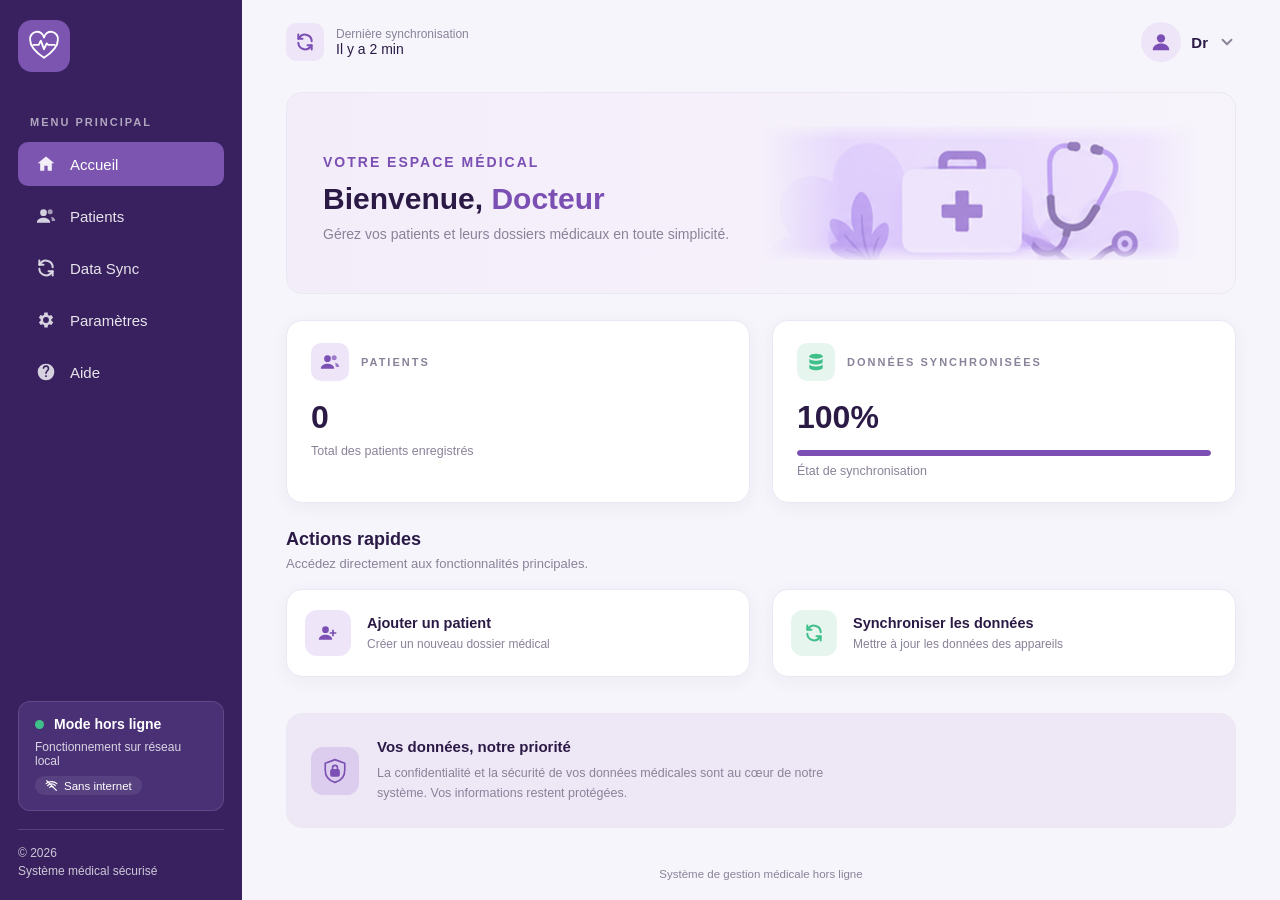
<file: index.html>
<!DOCTYPE html>   
<html lang="fr">
<head>
  <meta charset="UTF-8">
  <meta name="viewport" content="width=device-width, initial-scale=1.0">
  <title>Accueil</title>
  <link rel="stylesheet" href="style.css">
</head>
<body>
<div class="app">

  
  <aside class="sidebar">
    <div class="logo">
      <svg viewBox="0 0 64 64" fill="none" stroke="#fff" stroke-width="3.5" stroke-linecap="round" stroke-linejoin="round">
        <path d="M32 54 C 14 42, 6 32, 6 21 a 13 13 0 0 1 26 -5 a 13 13 0 0 1 26 5 c 0 11 -8 21 -26 33 z"/>
        <path d="M12 30 h10 l4 -8 l6 16 l5 -11 l3 3 h12"/>
      </svg>
    </div>

    <p class="surtitre">Menu principal</p>
    <ul class="menu">
      <li>
        <a href="index.html" class="actif">
          <svg viewBox="0 0 24 24" fill="currentColor"><path d="M12 3 2 11h3v9h5v-6h4v6h5v-9h3z"/></svg>
          Accueil
        </a>
      </li>
      <li>
        <a href="patients.html">
          <svg viewBox="0 0 24 24" fill="currentColor"><circle cx="9" cy="8" r="4"/><path d="M1 20c0-4 4-6 8-6s8 2 8 6z"/><circle cx="17" cy="7" r="3" opacity=".7"/><path d="M18 13c3 .3 5 2 5 5h-4c0-2-.4-3.6-1-5z" opacity=".7"/></svg>
          Patients
        </a>
      </li>
      <li>
        <a href="sync.html">
          <svg viewBox="0 0 24 24" fill="none" stroke="currentColor" stroke-width="2.4" stroke-linecap="round" stroke-linejoin="round"><path d="M20 11a8 8 0 0 0-14.5-4.5L4 8"/><path d="M4 3v5h5"/><path d="M4 13a8 8 0 0 0 14.5 4.5L20 16"/><path d="M20 21v-5h-5"/></svg>
          Data Sync
        </a>
      </li>
      <li>
        <a href="settings.html">
          <svg viewBox="0 0 24 24" fill="currentColor"><path d="M19.4 13a7.5 7.5 0 0 0 0-2l2.1-1.6-2-3.5-2.5 1a7 7 0 0 0-1.7-1L15 3h-4l-.4 2.9a7 7 0 0 0-1.7 1l-2.5-1-2 3.5L6.6 11a7.5 7.5 0 0 0 0 2l-2.1 1.6 2 3.5 2.5-1a7 7 0 0 0 1.7 1L11 21h4l.4-2.9a7 7 0 0 0 1.7-1l2.5 1 2-3.5zM13 15.5a3.5 3.5 0 1 1 0-7 3.5 3.5 0 0 1 0 7z" transform="translate(-1 0)"/></svg>
          Paramètres
        </a>
      </li>
      <li>
        <a href="help.html">
          <svg viewBox="0 0 24 24" fill="currentColor"><path d="M12 2a10 10 0 1 0 0 20 10 10 0 0 0 0-20zm1 16h-2v-2h2zm2.1-7.7-.9.9c-.7.7-1.2 1.3-1.2 2.8h-2v-.5c0-1.1.5-2.1 1.2-2.8l1.2-1.3a2 2 0 1 0-3.4-1.4H8a4 4 0 1 1 7.1 2.3z"/></svg>
          Aide
        </a>
      </li>
    </ul>

    <div class="carte-hors-ligne">
      <div class="titre"><span class="point-vert"></span> Mode hors ligne</div>
      <p>Fonctionnement sur réseau local</p>
      <span class="etiquette">
        <svg width="13" height="13" viewBox="0 0 24 24" fill="none" stroke="currentColor" stroke-width="2.2" stroke-linecap="round"><path d="M2 8.5a15 15 0 0 1 20 0"/><path d="M5 12a10 10 0 0 1 14 0"/><path d="M8.5 15.5a5 5 0 0 1 7 0"/><path d="M3 3l18 18"/></svg>
        Sans internet
      </span>
    </div>

    <div class="pied-menu">
      © 2026<br>
      Système médical sécurisé
    </div>
  </aside>

 
  <main class="principal">
    <header class="barre-haut">
      <div class="statut-synchro">
        <button class="carre-icone" id="bouton-synchro-haut" title="Synchroniser maintenant">
          <svg viewBox="0 0 24 24" fill="none" stroke="currentColor" stroke-width="2.4" stroke-linecap="round" stroke-linejoin="round"><path d="M20 11a8 8 0 0 0-14.5-4.5L4 8"/><path d="M4 3v5h5"/><path d="M4 13a8 8 0 0 0 14.5 4.5L20 16"/><path d="M20 21v-5h-5"/></svg>
        </button>
        <div>
          <div class="libelle">Dernière synchronisation</div>
          <div class="valeur" id="derniere-synchro">—</div>
        </div>
      </div>

      <div class="compte" id="compte">
        <button class="compte-bouton" id="compte-bouton">
          <span class="avatar">
            <svg width="22" height="22" viewBox="0 0 24 24" fill="currentColor"><circle cx="12" cy="8" r="4.5"/><path d="M3 21c0-5 4-7.5 9-7.5s9 2.5 9 7.5z"/></svg>
          </span>
          <span id="titre-compte">Dr</span>
          <svg class="fleche" width="18" height="18" viewBox="0 0 24 24" fill="none" stroke="currentColor" stroke-width="2.5" stroke-linecap="round" stroke-linejoin="round"><path d="M6 9l6 6 6-6"/></svg>
        </button>
        <div class="menu-deroulant">
          <a href="login.html">
            <svg width="18" height="18" viewBox="0 0 24 24" fill="none" stroke="currentColor" stroke-width="2.2" stroke-linecap="round" stroke-linejoin="round"><path d="M15 4h4a1 1 0 0 1 1 1v14a1 1 0 0 1-1 1h-4"/><path d="M10 17l-5-5 5-5"/><path d="M5 12h11"/></svg>
            Se déconnecter
          </a>
        </div>
      </div>
    </header>

    <section class="bienvenue">
      <div>
        <p class="surtitre">Votre espace médical</p>
        <h2>Bienvenue, <span id="nom-accueil">Docteur</span></h2>
        <p>Gérez vos patients et leurs dossiers médicaux en toute simplicité.</p>
      </div>
      <img src="illustration.png" alt="Trousse médicale et stéthoscope">
    </section>

    <section class="deux-colonnes">
      <div class="carte stat">
        <div class="entete">
          <span class="carre-icone">
            <svg viewBox="0 0 24 24" fill="currentColor"><circle cx="9" cy="8" r="4"/><path d="M1 20c0-4 4-6 8-6s8 2 8 6z"/><circle cx="17" cy="7" r="3" opacity=".7"/><path d="M18 13c3 .3 5 2 5 5h-4c0-2-.4-3.6-1-5z" opacity=".7"/></svg>
          </span>
          <span class="surtitre">Patients</span>
        </div>
        <div class="valeur" id="total-patients">0</div>
        <div class="libelle">Total des patients enregistrés</div>
      </div>

      <div class="carte stat">
        <div class="entete">
          <span class="carre-icone icone-vert">
            <svg viewBox="0 0 24 24" fill="currentColor"><ellipse cx="12" cy="5" rx="8" ry="3"/><path d="M4 7.5c0 1.7 3.6 3 8 3s8-1.3 8-3V12c0 1.7-3.6 3-8 3s-8-1.3-8-3z"/><path d="M4 14.5c0 1.7 3.6 3 8 3s8-1.3 8-3V19c0 1.7-3.6 3-8 3s-8-1.3-8-3z"/></svg>
          </span>
          <span class="surtitre">Données synchronisées</span>
        </div>
        <div class="valeur"><span id="pourcentage-synchro">100</span>%</div>
        <div class="barre-progression"><div id="barre-synchro" style="width: 100%"></div></div>
        <div class="libelle">État de synchronisation</div>
      </div>
    </section>
    <section>
      <div class="titre-section">
        <h3>Actions rapides</h3>
        <p>Accédez directement aux fonctionnalités principales.</p>
      </div>
      <div class="deux-colonnes" style="margin-top: 18px;">
        <a class="carte action" href="add-patient.html">
          <span class="carre-icone">
            <svg viewBox="0 0 24 24" fill="currentColor"><circle cx="9" cy="8" r="4"/><path d="M1 20c0-4 4-6 8-6s8 2 8 6z"/><path d="M19 8v3h3v2h-3v3h-2v-3h-3v-2h3V8z"/></svg>
          </span>
          <span>
            <strong>Ajouter un patient</strong>
            <span class="detail">Créer un nouveau dossier médical</span>
          </span>
        </a>
        <button class="carte action" id="bouton-synchro">
          <span class="carre-icone icone-vert">
            <svg viewBox="0 0 24 24" fill="none" stroke="currentColor" stroke-width="2.4" stroke-linecap="round" stroke-linejoin="round"><path d="M20 11a8 8 0 0 0-14.5-4.5L4 8"/><path d="M4 3v5h5"/><path d="M4 13a8 8 0 0 0 14.5 4.5L20 16"/><path d="M20 21v-5h-5"/></svg>
          </span>
          <span>
            <strong>Synchroniser les données</strong>
            <span class="detail">Mettre à jour les données des appareils</span>
          </span>
        </button>
      </div>
    </section>
    <section class="securite">
      <span class="carre-icone">
        <svg viewBox="0 0 64 64" fill="none" stroke="currentColor" stroke-width="4" stroke-linejoin="round">
          <path d="M32 4 8 13v17c0 15 10 26 24 30 14-4 24-15 24-30V13z"/>
          <rect x="22" y="29" width="20" height="15" rx="3" fill="currentColor"/>
          <path d="M26 29v-5a6 6 0 0 1 12 0v5"/>
        </svg>
      </span>
      <div>
        <h4>Vos données, notre priorité</h4>
        <p>La confidentialité et la sécurité de vos données médicales sont au cœur de notre système. Vos informations restent protégées.</p>
      </div>
    </section>

    <footer class="pied-page">Système de gestion médicale hors ligne</footer>
  </main>
</div>

<script src="script.js"></script>
</body>
</html>
</file>
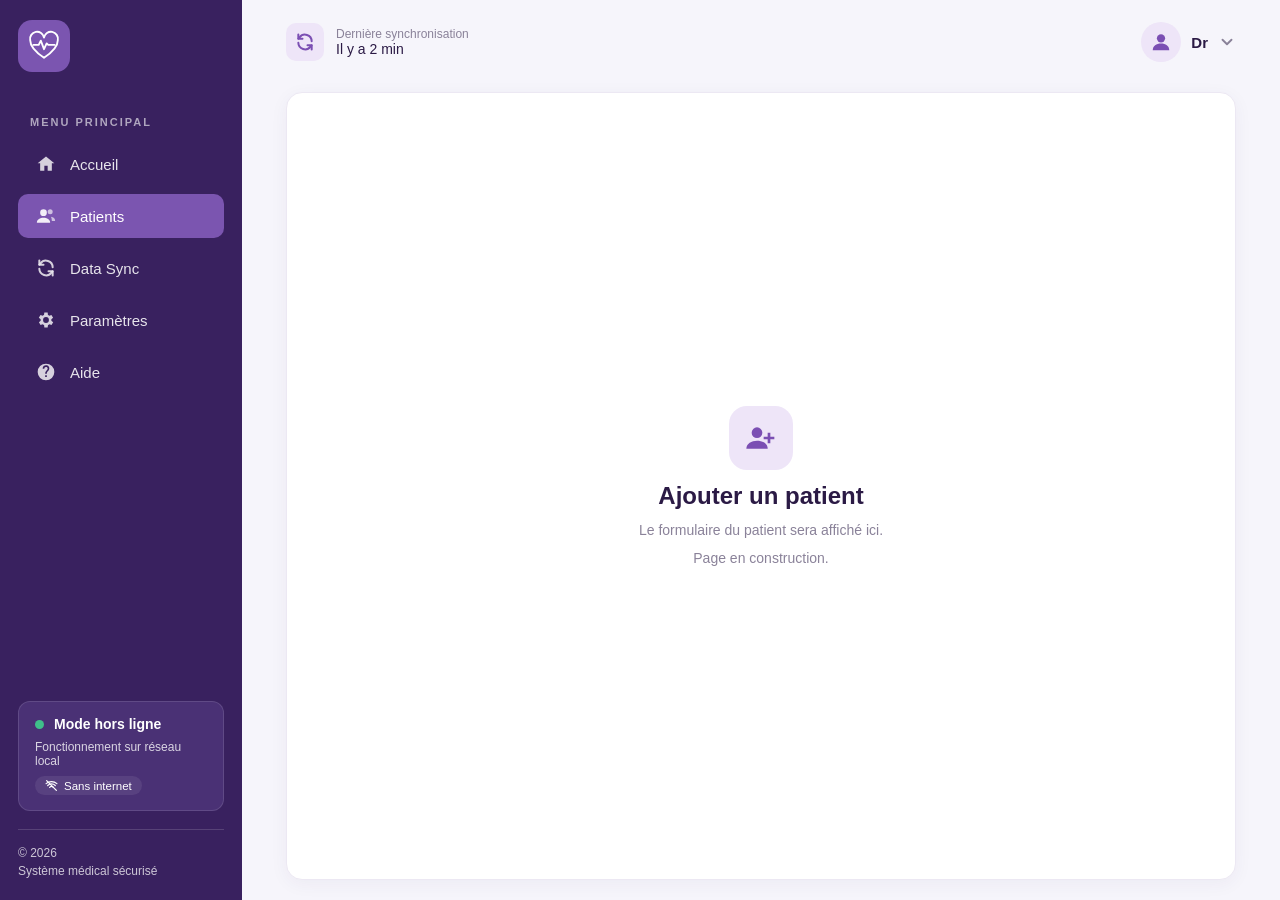
<file: add-patient.html>
<!DOCTYPE html>
<html lang="fr">
<head>
  <meta charset="UTF-8">
  <meta name="viewport" content="width=device-width, initial-scale=1.0">
  <title>Ajouter un patient</title>
  <link rel="stylesheet" href="style.css">
</head>
<body>
<div class="app">

  <aside class="sidebar">
    <div class="logo">
      <svg viewBox="0 0 64 64" fill="none" stroke="#fff" stroke-width="3.5" stroke-linecap="round" stroke-linejoin="round">
        <path d="M32 54 C 14 42, 6 32, 6 21 a 13 13 0 0 1 26 -5 a 13 13 0 0 1 26 5 c 0 11 -8 21 -26 33 z"/>
        <path d="M12 30 h10 l4 -8 l6 16 l5 -11 l3 3 h12"/>
      </svg>
    </div>

    <p class="surtitre">Menu principal</p>
    <ul class="menu">
      <li>
        <a href="index.html">
          <svg viewBox="0 0 24 24" fill="currentColor"><path d="M12 3 2 11h3v9h5v-6h4v6h5v-9h3z"/></svg>
          Accueil
        </a>
      </li>
      <li>
        <a href="patients.html" class="actif">
          <svg viewBox="0 0 24 24" fill="currentColor"><circle cx="9" cy="8" r="4"/><path d="M1 20c0-4 4-6 8-6s8 2 8 6z"/><circle cx="17" cy="7" r="3" opacity=".7"/><path d="M18 13c3 .3 5 2 5 5h-4c0-2-.4-3.6-1-5z" opacity=".7"/></svg>
          Patients
        </a>
      </li>
      <li>
        <a href="sync.html">
          <svg viewBox="0 0 24 24" fill="none" stroke="currentColor" stroke-width="2.4" stroke-linecap="round" stroke-linejoin="round"><path d="M20 11a8 8 0 0 0-14.5-4.5L4 8"/><path d="M4 3v5h5"/><path d="M4 13a8 8 0 0 0 14.5 4.5L20 16"/><path d="M20 21v-5h-5"/></svg>
          Data Sync
        </a>
      </li>
      <li>
        <a href="settings.html">
          <svg viewBox="0 0 24 24" fill="currentColor"><path d="M19.4 13a7.5 7.5 0 0 0 0-2l2.1-1.6-2-3.5-2.5 1a7 7 0 0 0-1.7-1L15 3h-4l-.4 2.9a7 7 0 0 0-1.7 1l-2.5-1-2 3.5L6.6 11a7.5 7.5 0 0 0 0 2l-2.1 1.6 2 3.5 2.5-1a7 7 0 0 0 1.7 1L11 21h4l.4-2.9a7 7 0 0 0 1.7-1l2.5 1 2-3.5zM13 15.5a3.5 3.5 0 1 1 0-7 3.5 3.5 0 0 1 0 7z" transform="translate(-1 0)"/></svg>
          Paramètres
        </a>
      </li>
      <li>
        <a href="help.html">
          <svg viewBox="0 0 24 24" fill="currentColor"><path d="M12 2a10 10 0 1 0 0 20 10 10 0 0 0 0-20zm1 16h-2v-2h2zm2.1-7.7-.9.9c-.7.7-1.2 1.3-1.2 2.8h-2v-.5c0-1.1.5-2.1 1.2-2.8l1.2-1.3a2 2 0 1 0-3.4-1.4H8a4 4 0 1 1 7.1 2.3z"/></svg>
          Aide
        </a>
      </li>
    </ul>

    <div class="carte-hors-ligne">
      <div class="titre"><span class="point-vert"></span> Mode hors ligne</div>
      <p>Fonctionnement sur réseau local</p>
      <span class="etiquette">
        <svg width="13" height="13" viewBox="0 0 24 24" fill="none" stroke="currentColor" stroke-width="2.2" stroke-linecap="round"><path d="M2 8.5a15 15 0 0 1 20 0"/><path d="M5 12a10 10 0 0 1 14 0"/><path d="M8.5 15.5a5 5 0 0 1 7 0"/><path d="M3 3l18 18"/></svg>
        Sans internet
      </span>
    </div>

    <div class="pied-menu">
      © 2026<br>
      Système médical sécurisé
    </div>
  </aside>

  <main class="principal">

    <header class="barre-haut">
      <div class="statut-synchro">
        <button class="carre-icone" id="bouton-synchro-haut" title="Synchroniser maintenant">
          <svg viewBox="0 0 24 24" fill="none" stroke="currentColor" stroke-width="2.4" stroke-linecap="round" stroke-linejoin="round"><path d="M20 11a8 8 0 0 0-14.5-4.5L4 8"/><path d="M4 3v5h5"/><path d="M4 13a8 8 0 0 0 14.5 4.5L20 16"/><path d="M20 21v-5h-5"/></svg>
        </button>
        <div>
          <div class="libelle">Dernière synchronisation</div>
          <div class="valeur" id="derniere-synchro">—</div>
        </div>
      </div>

      <div class="compte" id="compte">
        <button class="compte-bouton" id="compte-bouton">
          <span class="avatar">
            <svg width="22" height="22" viewBox="0 0 24 24" fill="currentColor"><circle cx="12" cy="8" r="4.5"/><path d="M3 21c0-5 4-7.5 9-7.5s9 2.5 9 7.5z"/></svg>
          </span>
          <span id="titre-compte">Dr</span>
          <svg class="fleche" width="18" height="18" viewBox="0 0 24 24" fill="none" stroke="currentColor" stroke-width="2.5" stroke-linecap="round" stroke-linejoin="round"><path d="M6 9l6 6 6-6"/></svg>
        </button>
        <div class="menu-deroulant">
          <a href="login.html">
            <svg width="18" height="18" viewBox="0 0 24 24" fill="none" stroke="currentColor" stroke-width="2.2" stroke-linecap="round" stroke-linejoin="round"><path d="M15 4h4a1 1 0 0 1 1 1v14a1 1 0 0 1-1 1h-4"/><path d="M10 17l-5-5 5-5"/><path d="M5 12h11"/></svg>
            Se déconnecter
          </a>
        </div>
      </div>
    </header>

  
    <section class="carte page-vide">
      <span class="carre-icone"><svg viewBox="0 0 24 24" fill="currentColor"><circle cx="9" cy="8" r="4"/><path d="M1 20c0-4 4-6 8-6s8 2 8 6z"/><path d="M19 8v3h3v2h-3v3h-2v-3h-3v-2h3V8z"/></svg></span>
      <h2>Ajouter un patient</h2>
      <p>Le formulaire du patient sera affiché ici.</p>
      <p>Page en construction.</p>
    </section>

  </main>
</div>

<script src="script.js"></script>
</body>
</html>
</file>
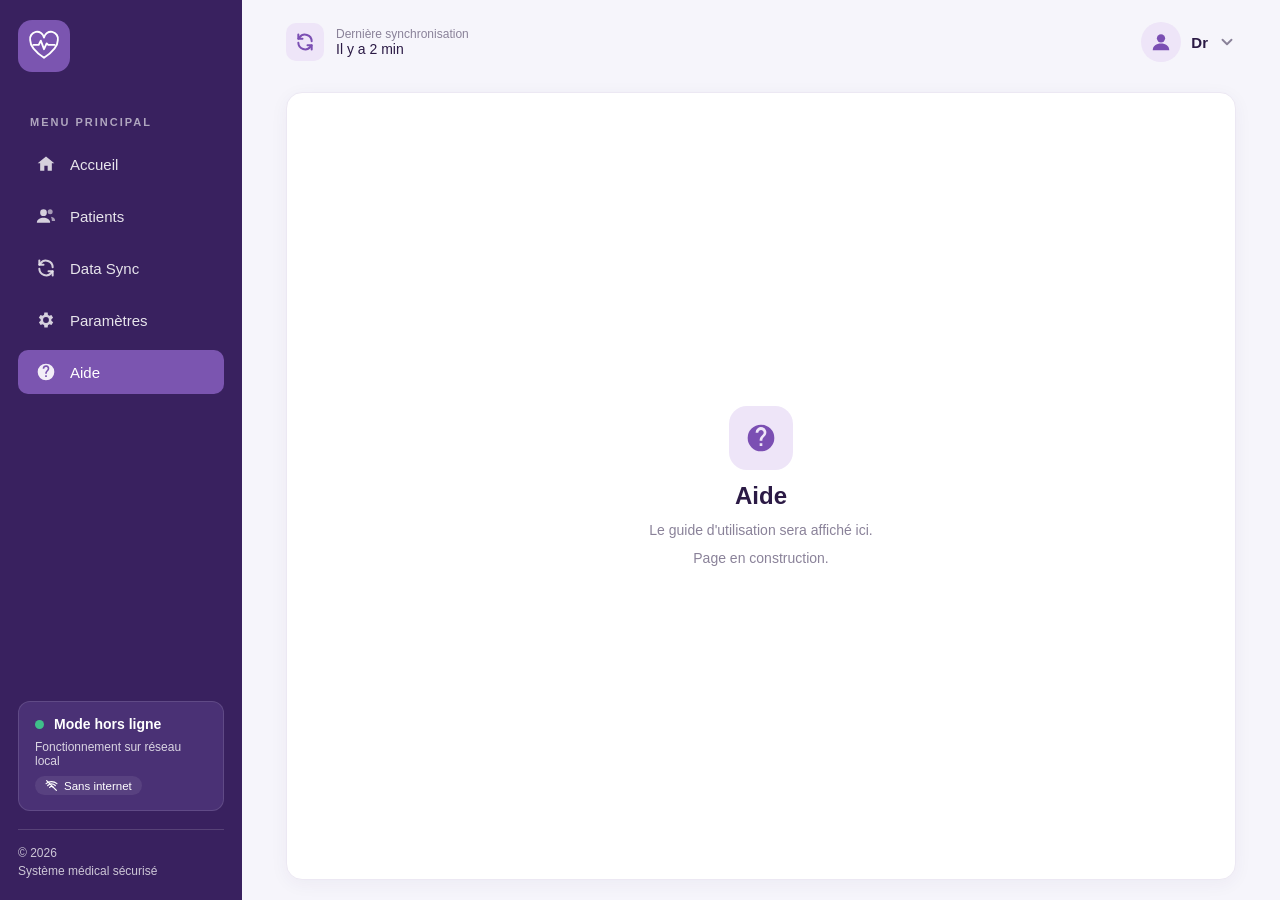
<file: help.html>
<!DOCTYPE html>
<html lang="fr">
<head>
  <meta charset="UTF-8">
  <meta name="viewport" content="width=device-width, initial-scale=1.0">
  <title>Aide</title>
  <link rel="stylesheet" href="style.css">
</head>
<body>
<div class="app">

  <aside class="sidebar">
    <div class="logo">
      <svg viewBox="0 0 64 64" fill="none" stroke="#fff" stroke-width="3.5" stroke-linecap="round" stroke-linejoin="round">
        <path d="M32 54 C 14 42, 6 32, 6 21 a 13 13 0 0 1 26 -5 a 13 13 0 0 1 26 5 c 0 11 -8 21 -26 33 z"/>
        <path d="M12 30 h10 l4 -8 l6 16 l5 -11 l3 3 h12"/>
      </svg>
    </div>

    <p class="surtitre">Menu principal</p>
    <ul class="menu">
      <li>
        <a href="index.html">
          <svg viewBox="0 0 24 24" fill="currentColor"><path d="M12 3 2 11h3v9h5v-6h4v6h5v-9h3z"/></svg>
          Accueil
        </a>
      </li>
      <li>
        <a href="patients.html">
          <svg viewBox="0 0 24 24" fill="currentColor"><circle cx="9" cy="8" r="4"/><path d="M1 20c0-4 4-6 8-6s8 2 8 6z"/><circle cx="17" cy="7" r="3" opacity=".7"/><path d="M18 13c3 .3 5 2 5 5h-4c0-2-.4-3.6-1-5z" opacity=".7"/></svg>
          Patients
        </a>
      </li>
      <li>
        <a href="sync.html">
          <svg viewBox="0 0 24 24" fill="none" stroke="currentColor" stroke-width="2.4" stroke-linecap="round" stroke-linejoin="round"><path d="M20 11a8 8 0 0 0-14.5-4.5L4 8"/><path d="M4 3v5h5"/><path d="M4 13a8 8 0 0 0 14.5 4.5L20 16"/><path d="M20 21v-5h-5"/></svg>
          Data Sync
        </a>
      </li>
      <li>
        <a href="settings.html">
          <svg viewBox="0 0 24 24" fill="currentColor"><path d="M19.4 13a7.5 7.5 0 0 0 0-2l2.1-1.6-2-3.5-2.5 1a7 7 0 0 0-1.7-1L15 3h-4l-.4 2.9a7 7 0 0 0-1.7 1l-2.5-1-2 3.5L6.6 11a7.5 7.5 0 0 0 0 2l-2.1 1.6 2 3.5 2.5-1a7 7 0 0 0 1.7 1L11 21h4l.4-2.9a7 7 0 0 0 1.7-1l2.5 1 2-3.5zM13 15.5a3.5 3.5 0 1 1 0-7 3.5 3.5 0 0 1 0 7z" transform="translate(-1 0)"/></svg>
          Paramètres
        </a>
      </li>
      <li>
        <a href="help.html" class="actif">
          <svg viewBox="0 0 24 24" fill="currentColor"><path d="M12 2a10 10 0 1 0 0 20 10 10 0 0 0 0-20zm1 16h-2v-2h2zm2.1-7.7-.9.9c-.7.7-1.2 1.3-1.2 2.8h-2v-.5c0-1.1.5-2.1 1.2-2.8l1.2-1.3a2 2 0 1 0-3.4-1.4H8a4 4 0 1 1 7.1 2.3z"/></svg>
          Aide
        </a>
      </li>
    </ul>

    <div class="carte-hors-ligne">
      <div class="titre"><span class="point-vert"></span> Mode hors ligne</div>
      <p>Fonctionnement sur réseau local</p>
      <span class="etiquette">
        <svg width="13" height="13" viewBox="0 0 24 24" fill="none" stroke="currentColor" stroke-width="2.2" stroke-linecap="round"><path d="M2 8.5a15 15 0 0 1 20 0"/><path d="M5 12a10 10 0 0 1 14 0"/><path d="M8.5 15.5a5 5 0 0 1 7 0"/><path d="M3 3l18 18"/></svg>
        Sans internet
      </span>
    </div>

    <div class="pied-menu">
      © 2026<br>
      Système médical sécurisé
    </div>
  </aside>

  <main class="principal">

    <header class="barre-haut">
      <div class="statut-synchro">
        <button class="carre-icone" id="bouton-synchro-haut" title="Synchroniser maintenant">
          <svg viewBox="0 0 24 24" fill="none" stroke="currentColor" stroke-width="2.4" stroke-linecap="round" stroke-linejoin="round"><path d="M20 11a8 8 0 0 0-14.5-4.5L4 8"/><path d="M4 3v5h5"/><path d="M4 13a8 8 0 0 0 14.5 4.5L20 16"/><path d="M20 21v-5h-5"/></svg>
        </button>
        <div>
          <div class="libelle">Dernière synchronisation</div>
          <div class="valeur" id="derniere-synchro">—</div>
        </div>
      </div>

      <div class="compte" id="compte">
        <button class="compte-bouton" id="compte-bouton">
          <span class="avatar">
            <svg width="22" height="22" viewBox="0 0 24 24" fill="currentColor"><circle cx="12" cy="8" r="4.5"/><path d="M3 21c0-5 4-7.5 9-7.5s9 2.5 9 7.5z"/></svg>
          </span>
          <span id="titre-compte">Dr</span>
          <svg class="fleche" width="18" height="18" viewBox="0 0 24 24" fill="none" stroke="currentColor" stroke-width="2.5" stroke-linecap="round" stroke-linejoin="round"><path d="M6 9l6 6 6-6"/></svg>
        </button>
        <div class="menu-deroulant">
          <a href="login.html">
            <svg width="18" height="18" viewBox="0 0 24 24" fill="none" stroke="currentColor" stroke-width="2.2" stroke-linecap="round" stroke-linejoin="round"><path d="M15 4h4a1 1 0 0 1 1 1v14a1 1 0 0 1-1 1h-4"/><path d="M10 17l-5-5 5-5"/><path d="M5 12h11"/></svg>
            Se déconnecter
          </a>
        </div>
      </div>
    </header>

    <section class="carte page-vide">
      <span class="carre-icone"><svg viewBox="0 0 24 24" fill="currentColor"><path d="M12 2a10 10 0 1 0 0 20 10 10 0 0 0 0-20zm1 16h-2v-2h2zm2.1-7.7-.9.9c-.7.7-1.2 1.3-1.2 2.8h-2v-.5c0-1.1.5-2.1 1.2-2.8l1.2-1.3a2 2 0 1 0-3.4-1.4H8a4 4 0 1 1 7.1 2.3z"/></svg></span>
      <h2>Aide</h2>
      <p>Le guide d'utilisation sera affiché ici.</p>
      <p>Page en construction.</p>
    </section>

  </main>
</div>

<script src="script.js"></script>
</body>
</html>
</file>
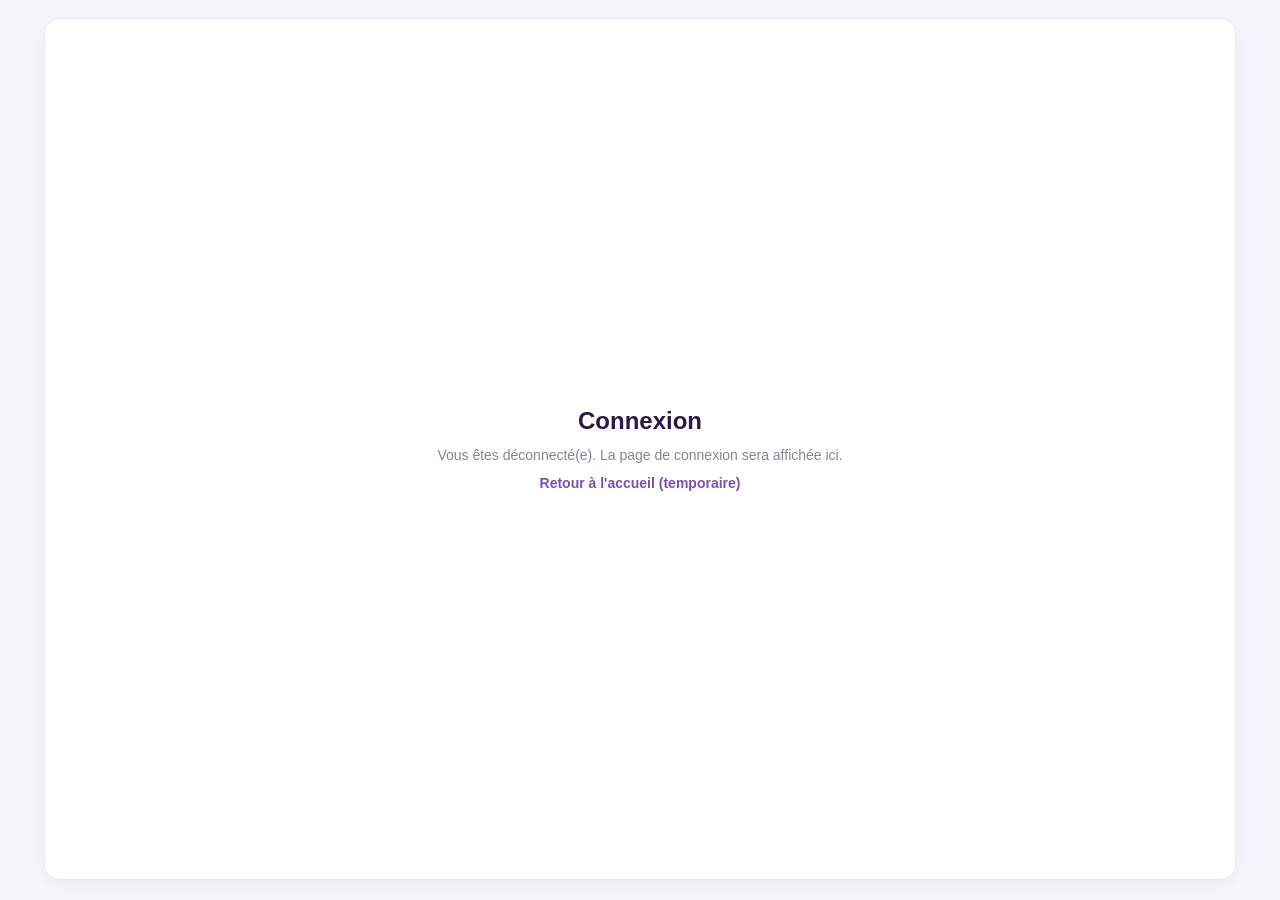
<file: login.html>
<!DOCTYPE html>
<html lang="fr">
<head>
  <meta charset="UTF-8">
  <meta name="viewport" content="width=device-width, initial-scale=1.0">
  <title>Connexion</title>
  <link rel="stylesheet" href="style.css">
</head>
<body>
  <main class="principal" style="min-height:100vh">
    <section class="carte page-vide">
      <h2>Connexion</h2>
      <p>Vous êtes déconnecté(e). La page de connexion sera affichée ici.</p>
      <p><a href="index.html" style="color:var(--violet);font-weight:600">Retour à l'accueil (temporaire)</a></p>
    </section>
  </main>
</body>
</html>
</file>
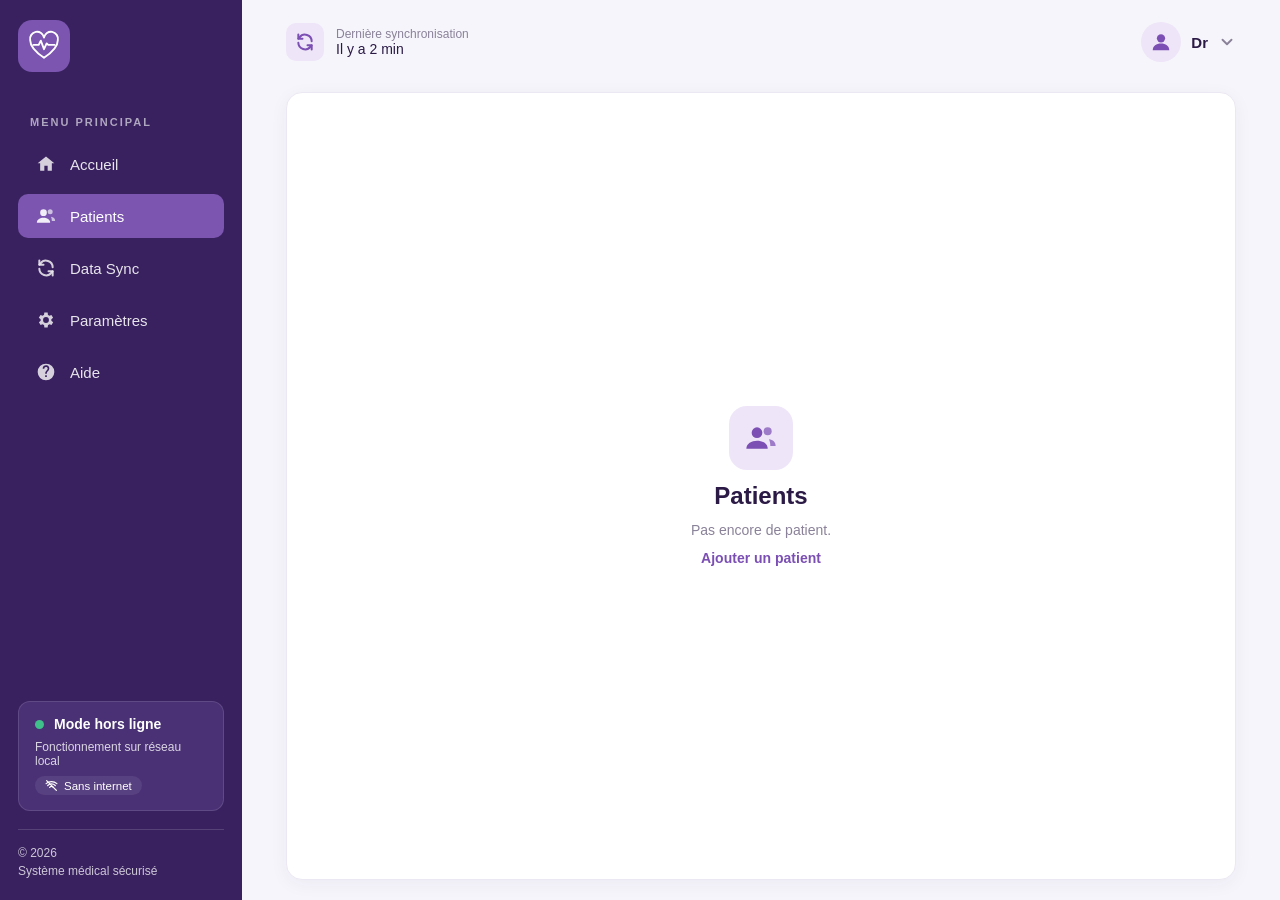
<file: patients.html>
<!DOCTYPE html>
<html lang="fr">
<head>
  <meta charset="UTF-8">
  <meta name="viewport" content="width=device-width, initial-scale=1.0">
  <title>Patients</title>
  <link rel="stylesheet" href="style.css">
</head>
<body>
<div class="app">

  <aside class="sidebar">
    <div class="logo">
      <svg viewBox="0 0 64 64" fill="none" stroke="#fff" stroke-width="3.5" stroke-linecap="round" stroke-linejoin="round">
        <path d="M32 54 C 14 42, 6 32, 6 21 a 13 13 0 0 1 26 -5 a 13 13 0 0 1 26 5 c 0 11 -8 21 -26 33 z"/>
        <path d="M12 30 h10 l4 -8 l6 16 l5 -11 l3 3 h12"/>
      </svg>
    </div>

    <p class="surtitre">Menu principal</p>
    <ul class="menu">
      <li>
        <a href="index.html">
          <svg viewBox="0 0 24 24" fill="currentColor"><path d="M12 3 2 11h3v9h5v-6h4v6h5v-9h3z"/></svg>
          Accueil
        </a>
      </li>
      <li>
        <a href="patients.html" class="actif">
          <svg viewBox="0 0 24 24" fill="currentColor"><circle cx="9" cy="8" r="4"/><path d="M1 20c0-4 4-6 8-6s8 2 8 6z"/><circle cx="17" cy="7" r="3" opacity=".7"/><path d="M18 13c3 .3 5 2 5 5h-4c0-2-.4-3.6-1-5z" opacity=".7"/></svg>
          Patients
        </a>
      </li>
      <li>
        <a href="sync.html">
          <svg viewBox="0 0 24 24" fill="none" stroke="currentColor" stroke-width="2.4" stroke-linecap="round" stroke-linejoin="round"><path d="M20 11a8 8 0 0 0-14.5-4.5L4 8"/><path d="M4 3v5h5"/><path d="M4 13a8 8 0 0 0 14.5 4.5L20 16"/><path d="M20 21v-5h-5"/></svg>
          Data Sync
        </a>
      </li>
      <li>
        <a href="settings.html">
          <svg viewBox="0 0 24 24" fill="currentColor"><path d="M19.4 13a7.5 7.5 0 0 0 0-2l2.1-1.6-2-3.5-2.5 1a7 7 0 0 0-1.7-1L15 3h-4l-.4 2.9a7 7 0 0 0-1.7 1l-2.5-1-2 3.5L6.6 11a7.5 7.5 0 0 0 0 2l-2.1 1.6 2 3.5 2.5-1a7 7 0 0 0 1.7 1L11 21h4l.4-2.9a7 7 0 0 0 1.7-1l2.5 1 2-3.5zM13 15.5a3.5 3.5 0 1 1 0-7 3.5 3.5 0 0 1 0 7z" transform="translate(-1 0)"/></svg>
          Paramètres
        </a>
      </li>
      <li>
        <a href="help.html">
          <svg viewBox="0 0 24 24" fill="currentColor"><path d="M12 2a10 10 0 1 0 0 20 10 10 0 0 0 0-20zm1 16h-2v-2h2zm2.1-7.7-.9.9c-.7.7-1.2 1.3-1.2 2.8h-2v-.5c0-1.1.5-2.1 1.2-2.8l1.2-1.3a2 2 0 1 0-3.4-1.4H8a4 4 0 1 1 7.1 2.3z"/></svg>
          Aide
        </a>
      </li>
    </ul>

    <div class="carte-hors-ligne">
      <div class="titre"><span class="point-vert"></span> Mode hors ligne</div>
      <p>Fonctionnement sur réseau local</p>
      <span class="etiquette">
        <svg width="13" height="13" viewBox="0 0 24 24" fill="none" stroke="currentColor" stroke-width="2.2" stroke-linecap="round"><path d="M2 8.5a15 15 0 0 1 20 0"/><path d="M5 12a10 10 0 0 1 14 0"/><path d="M8.5 15.5a5 5 0 0 1 7 0"/><path d="M3 3l18 18"/></svg>
        Sans internet
      </span>
    </div>

    <div class="pied-menu">
      © 2026<br>
      Système médical sécurisé
    </div>
  </aside>

  <main class="principal">

    <header class="barre-haut">
      <div class="statut-synchro">
        <button class="carre-icone" id="bouton-synchro-haut" title="Synchroniser maintenant">
          <svg viewBox="0 0 24 24" fill="none" stroke="currentColor" stroke-width="2.4" stroke-linecap="round" stroke-linejoin="round"><path d="M20 11a8 8 0 0 0-14.5-4.5L4 8"/><path d="M4 3v5h5"/><path d="M4 13a8 8 0 0 0 14.5 4.5L20 16"/><path d="M20 21v-5h-5"/></svg>
        </button>
        <div>
          <div class="libelle">Dernière synchronisation</div>
          <div class="valeur" id="derniere-synchro">—</div>
        </div>
      </div>

      <div class="compte" id="compte">
        <button class="compte-bouton" id="compte-bouton">
          <span class="avatar">
            <svg width="22" height="22" viewBox="0 0 24 24" fill="currentColor"><circle cx="12" cy="8" r="4.5"/><path d="M3 21c0-5 4-7.5 9-7.5s9 2.5 9 7.5z"/></svg>
          </span>
          <span id="titre-compte">Dr</span>
          <svg class="fleche" width="18" height="18" viewBox="0 0 24 24" fill="none" stroke="currentColor" stroke-width="2.5" stroke-linecap="round" stroke-linejoin="round"><path d="M6 9l6 6 6-6"/></svg>
        </button>
        <div class="menu-deroulant">
          <a href="login.html">
            <svg width="18" height="18" viewBox="0 0 24 24" fill="none" stroke="currentColor" stroke-width="2.2" stroke-linecap="round" stroke-linejoin="round"><path d="M15 4h4a1 1 0 0 1 1 1v14a1 1 0 0 1-1 1h-4"/><path d="M10 17l-5-5 5-5"/><path d="M5 12h11"/></svg>
            Se déconnecter
          </a>
        </div>
      </div>
    </header>

    <section class="carte page-vide">
      <span class="carre-icone"><svg viewBox="0 0 24 24" fill="currentColor"><circle cx="9" cy="8" r="4"/><path d="M1 20c0-4 4-6 8-6s8 2 8 6z"/><circle cx="17" cy="7" r="3" opacity=".7"/><path d="M18 13c3 .3 5 2 5 5h-4c0-2-.4-3.6-1-5z" opacity=".7"/></svg></span>
      <h2>Patients</h2>
      <p>Pas encore de patient.</p>
      <p><a href="add-patient.html" style="color:var(--violet);font-weight:600">Ajouter un patient</a></p>
    </section>

  </main>
</div>

<script src="script.js"></script>
</body>
</html>
</file>
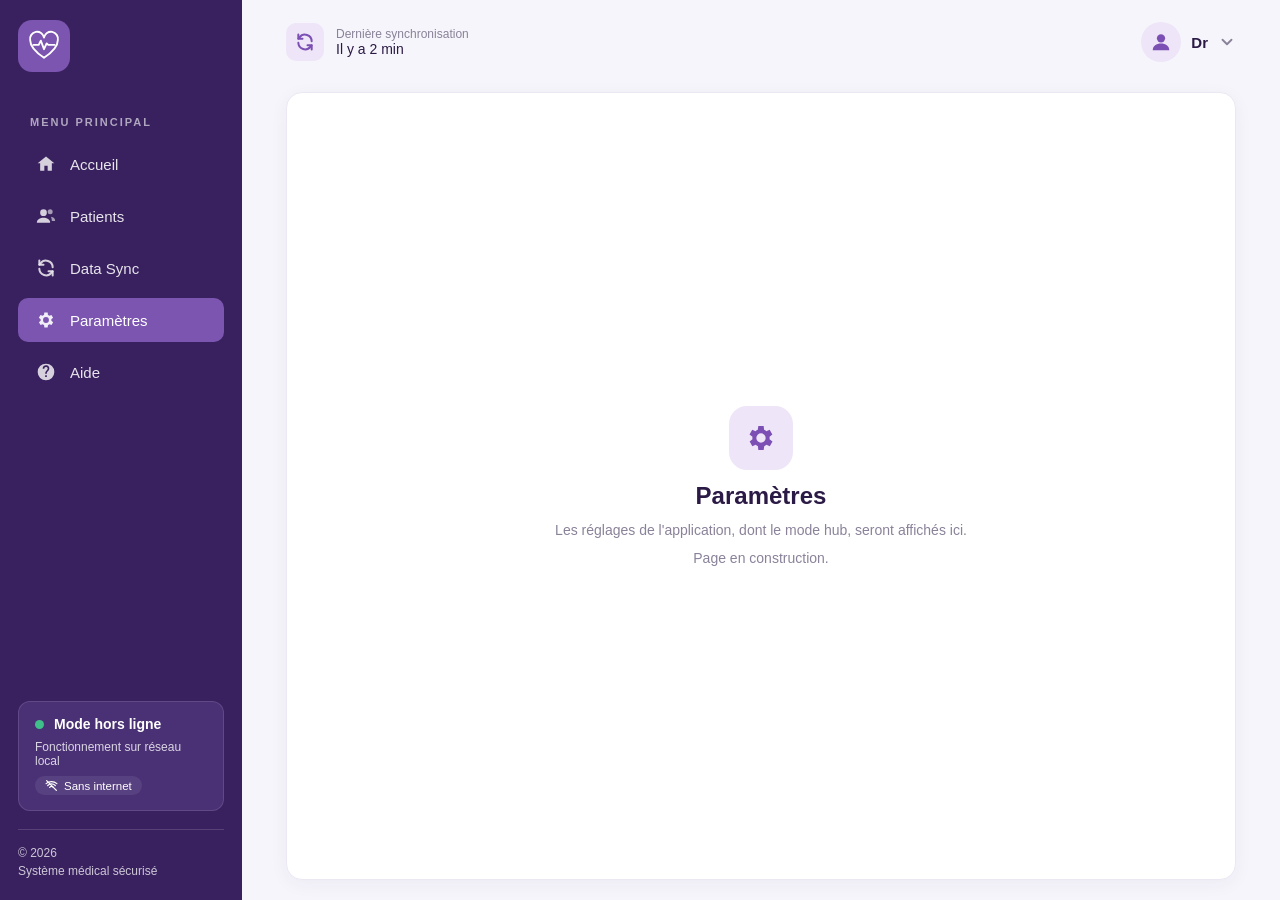
<file: settings.html>
<!DOCTYPE html>
<html lang="fr">
<head>
  <meta charset="UTF-8">
  <meta name="viewport" content="width=device-width, initial-scale=1.0">
  <title>Paramètres</title>
  <link rel="stylesheet" href="style.css">
</head>
<body>
<div class="app">

  <aside class="sidebar">
    <div class="logo">
      <svg viewBox="0 0 64 64" fill="none" stroke="#fff" stroke-width="3.5" stroke-linecap="round" stroke-linejoin="round">
        <path d="M32 54 C 14 42, 6 32, 6 21 a 13 13 0 0 1 26 -5 a 13 13 0 0 1 26 5 c 0 11 -8 21 -26 33 z"/>
        <path d="M12 30 h10 l4 -8 l6 16 l5 -11 l3 3 h12"/>
      </svg>
    </div>

    <p class="surtitre">Menu principal</p>
    <ul class="menu">
      <li>
        <a href="index.html">
          <svg viewBox="0 0 24 24" fill="currentColor"><path d="M12 3 2 11h3v9h5v-6h4v6h5v-9h3z"/></svg>
          Accueil
        </a>
      </li>
      <li>
        <a href="patients.html">
          <svg viewBox="0 0 24 24" fill="currentColor"><circle cx="9" cy="8" r="4"/><path d="M1 20c0-4 4-6 8-6s8 2 8 6z"/><circle cx="17" cy="7" r="3" opacity=".7"/><path d="M18 13c3 .3 5 2 5 5h-4c0-2-.4-3.6-1-5z" opacity=".7"/></svg>
          Patients
        </a>
      </li>
      <li>
        <a href="sync.html">
          <svg viewBox="0 0 24 24" fill="none" stroke="currentColor" stroke-width="2.4" stroke-linecap="round" stroke-linejoin="round"><path d="M20 11a8 8 0 0 0-14.5-4.5L4 8"/><path d="M4 3v5h5"/><path d="M4 13a8 8 0 0 0 14.5 4.5L20 16"/><path d="M20 21v-5h-5"/></svg>
          Data Sync
        </a>
      </li>
      <li>
        <a href="settings.html" class="actif">
          <svg viewBox="0 0 24 24" fill="currentColor"><path d="M19.4 13a7.5 7.5 0 0 0 0-2l2.1-1.6-2-3.5-2.5 1a7 7 0 0 0-1.7-1L15 3h-4l-.4 2.9a7 7 0 0 0-1.7 1l-2.5-1-2 3.5L6.6 11a7.5 7.5 0 0 0 0 2l-2.1 1.6 2 3.5 2.5-1a7 7 0 0 0 1.7 1L11 21h4l.4-2.9a7 7 0 0 0 1.7-1l2.5 1 2-3.5zM13 15.5a3.5 3.5 0 1 1 0-7 3.5 3.5 0 0 1 0 7z" transform="translate(-1 0)"/></svg>
          Paramètres
        </a>
      </li>
      <li>
        <a href="help.html">
          <svg viewBox="0 0 24 24" fill="currentColor"><path d="M12 2a10 10 0 1 0 0 20 10 10 0 0 0 0-20zm1 16h-2v-2h2zm2.1-7.7-.9.9c-.7.7-1.2 1.3-1.2 2.8h-2v-.5c0-1.1.5-2.1 1.2-2.8l1.2-1.3a2 2 0 1 0-3.4-1.4H8a4 4 0 1 1 7.1 2.3z"/></svg>
          Aide
        </a>
      </li>
    </ul>

    <div class="carte-hors-ligne">
      <div class="titre"><span class="point-vert"></span> Mode hors ligne</div>
      <p>Fonctionnement sur réseau local</p>
      <span class="etiquette">
        <svg width="13" height="13" viewBox="0 0 24 24" fill="none" stroke="currentColor" stroke-width="2.2" stroke-linecap="round"><path d="M2 8.5a15 15 0 0 1 20 0"/><path d="M5 12a10 10 0 0 1 14 0"/><path d="M8.5 15.5a5 5 0 0 1 7 0"/><path d="M3 3l18 18"/></svg>
        Sans internet
      </span>
    </div>

    <div class="pied-menu">
      © 2026<br>
      Système médical sécurisé
    </div>
  </aside>

  <main class="principal">

    <header class="barre-haut">
      <div class="statut-synchro">
        <button class="carre-icone" id="bouton-synchro-haut" title="Synchroniser maintenant">
          <svg viewBox="0 0 24 24" fill="none" stroke="currentColor" stroke-width="2.4" stroke-linecap="round" stroke-linejoin="round"><path d="M20 11a8 8 0 0 0-14.5-4.5L4 8"/><path d="M4 3v5h5"/><path d="M4 13a8 8 0 0 0 14.5 4.5L20 16"/><path d="M20 21v-5h-5"/></svg>
        </button>
        <div>
          <div class="libelle">Dernière synchronisation</div>
          <div class="valeur" id="derniere-synchro">—</div>
        </div>
      </div>

      <div class="compte" id="compte">
        <button class="compte-bouton" id="compte-bouton">
          <span class="avatar">
            <svg width="22" height="22" viewBox="0 0 24 24" fill="currentColor"><circle cx="12" cy="8" r="4.5"/><path d="M3 21c0-5 4-7.5 9-7.5s9 2.5 9 7.5z"/></svg>
          </span>
          <span id="titre-compte">Dr</span>
          <svg class="fleche" width="18" height="18" viewBox="0 0 24 24" fill="none" stroke="currentColor" stroke-width="2.5" stroke-linecap="round" stroke-linejoin="round"><path d="M6 9l6 6 6-6"/></svg>
        </button>
        <div class="menu-deroulant">
          <a href="login.html">
            <svg width="18" height="18" viewBox="0 0 24 24" fill="none" stroke="currentColor" stroke-width="2.2" stroke-linecap="round" stroke-linejoin="round"><path d="M15 4h4a1 1 0 0 1 1 1v14a1 1 0 0 1-1 1h-4"/><path d="M10 17l-5-5 5-5"/><path d="M5 12h11"/></svg>
            Se déconnecter
          </a>
        </div>
      </div>
    </header>

    <section class="carte page-vide">
      <span class="carre-icone"><svg viewBox="0 0 24 24" fill="currentColor"><path d="M19.4 13a7.5 7.5 0 0 0 0-2l2.1-1.6-2-3.5-2.5 1a7 7 0 0 0-1.7-1L15 3h-4l-.4 2.9a7 7 0 0 0-1.7 1l-2.5-1-2 3.5L6.6 11a7.5 7.5 0 0 0 0 2l-2.1 1.6 2 3.5 2.5-1a7 7 0 0 0 1.7 1L11 21h4l.4-2.9a7 7 0 0 0 1.7-1l2.5 1 2-3.5zM13 15.5a3.5 3.5 0 1 1 0-7 3.5 3.5 0 0 1 0 7z" transform="translate(-1 0)"/></svg></span>
      <h2>Paramètres</h2>
      <p>Les réglages de l'application, dont le mode hub, seront affichés ici.</p>
      <p>Page en construction.</p>
    </section>

  </main>
</div>

<script src="script.js"></script>
</body>
</html>
</file>
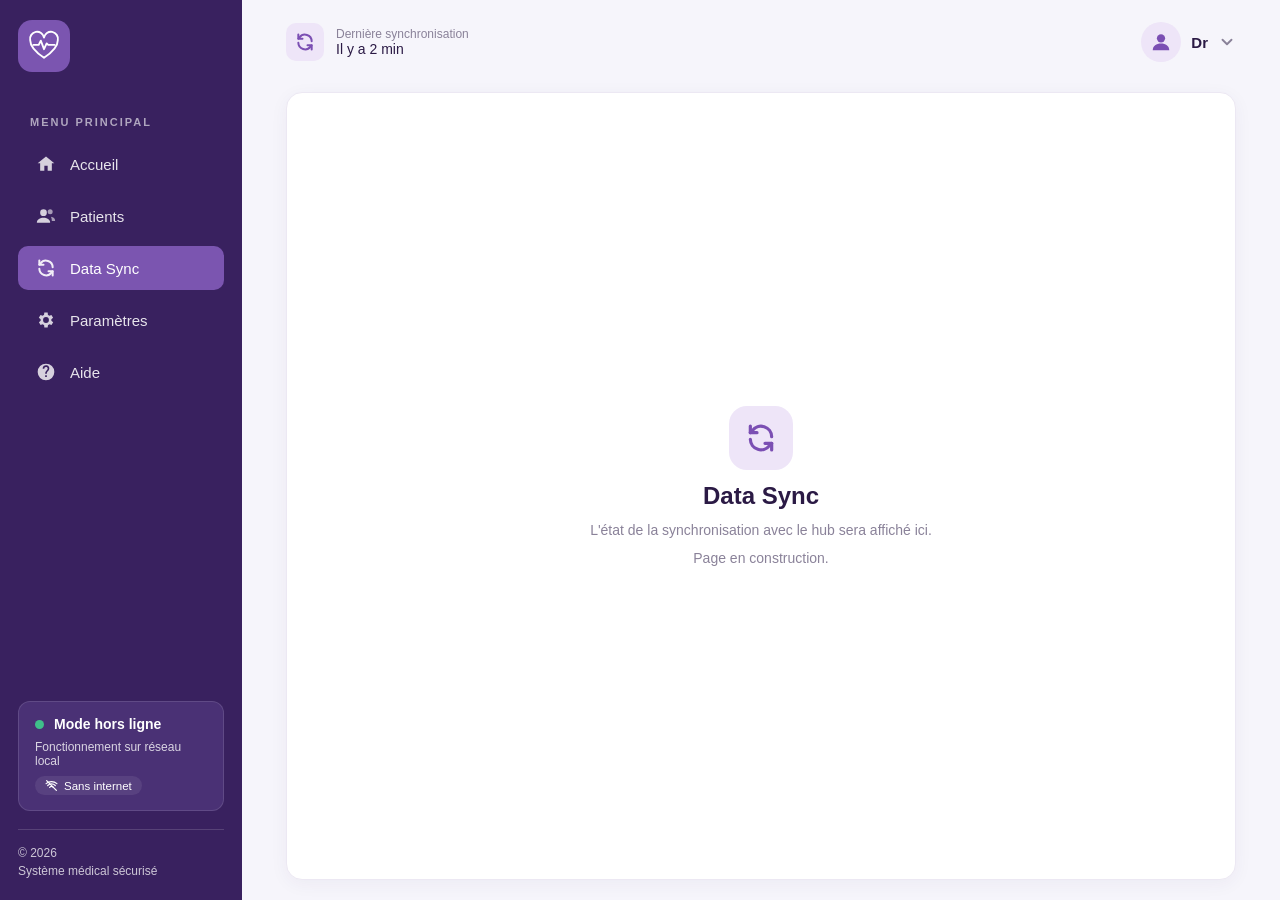
<file: sync.html>
<!DOCTYPE html>
<html lang="fr">
<head>
  <meta charset="UTF-8">
  <meta name="viewport" content="width=device-width, initial-scale=1.0">
  <title>Data Sync</title>
  <link rel="stylesheet" href="style.css">
</head>
<body>
<div class="app">

  <aside class="sidebar">
    <!-- Logo : cœur avec une ligne de pouls -->
    <div class="logo">
      <svg viewBox="0 0 64 64" fill="none" stroke="#fff" stroke-width="3.5" stroke-linecap="round" stroke-linejoin="round">
        <path d="M32 54 C 14 42, 6 32, 6 21 a 13 13 0 0 1 26 -5 a 13 13 0 0 1 26 5 c 0 11 -8 21 -26 33 z"/>
        <path d="M12 30 h10 l4 -8 l6 16 l5 -11 l3 3 h12"/>
      </svg>
    </div>

    <p class="surtitre">Menu principal</p>
    <ul class="menu">
      <li>
        <a href="index.html">
          <svg viewBox="0 0 24 24" fill="currentColor"><path d="M12 3 2 11h3v9h5v-6h4v6h5v-9h3z"/></svg>
          Accueil
        </a>
      </li>
      <li>
        <a href="patients.html">
          <svg viewBox="0 0 24 24" fill="currentColor"><circle cx="9" cy="8" r="4"/><path d="M1 20c0-4 4-6 8-6s8 2 8 6z"/><circle cx="17" cy="7" r="3" opacity=".7"/><path d="M18 13c3 .3 5 2 5 5h-4c0-2-.4-3.6-1-5z" opacity=".7"/></svg>
          Patients
        </a>
      </li>
      <li>
        <a href="sync.html" class="actif">
          <svg viewBox="0 0 24 24" fill="none" stroke="currentColor" stroke-width="2.4" stroke-linecap="round" stroke-linejoin="round"><path d="M20 11a8 8 0 0 0-14.5-4.5L4 8"/><path d="M4 3v5h5"/><path d="M4 13a8 8 0 0 0 14.5 4.5L20 16"/><path d="M20 21v-5h-5"/></svg>
          Data Sync
        </a>
      </li>
      <li>
        <a href="settings.html">
          <svg viewBox="0 0 24 24" fill="currentColor"><path d="M19.4 13a7.5 7.5 0 0 0 0-2l2.1-1.6-2-3.5-2.5 1a7 7 0 0 0-1.7-1L15 3h-4l-.4 2.9a7 7 0 0 0-1.7 1l-2.5-1-2 3.5L6.6 11a7.5 7.5 0 0 0 0 2l-2.1 1.6 2 3.5 2.5-1a7 7 0 0 0 1.7 1L11 21h4l.4-2.9a7 7 0 0 0 1.7-1l2.5 1 2-3.5zM13 15.5a3.5 3.5 0 1 1 0-7 3.5 3.5 0 0 1 0 7z" transform="translate(-1 0)"/></svg>
          Paramètres
        </a>
      </li>
      <li>
        <a href="help.html">
          <svg viewBox="0 0 24 24" fill="currentColor"><path d="M12 2a10 10 0 1 0 0 20 10 10 0 0 0 0-20zm1 16h-2v-2h2zm2.1-7.7-.9.9c-.7.7-1.2 1.3-1.2 2.8h-2v-.5c0-1.1.5-2.1 1.2-2.8l1.2-1.3a2 2 0 1 0-3.4-1.4H8a4 4 0 1 1 7.1 2.3z"/></svg>
          Aide
        </a>
      </li>
    </ul>

    <div class="carte-hors-ligne">
      <div class="titre"><span class="point-vert"></span> Mode hors ligne</div>
      <p>Fonctionnement sur réseau local</p>
      <span class="etiquette">
        <svg width="13" height="13" viewBox="0 0 24 24" fill="none" stroke="currentColor" stroke-width="2.2" stroke-linecap="round"><path d="M2 8.5a15 15 0 0 1 20 0"/><path d="M5 12a10 10 0 0 1 14 0"/><path d="M8.5 15.5a5 5 0 0 1 7 0"/><path d="M3 3l18 18"/></svg>
        Sans internet
      </span>
    </div>

    <div class="pied-menu">
      © 2026<br>
      Système médical sécurisé
    </div>
  </aside>

  <main class="principal">

    <header class="barre-haut">
      <div class="statut-synchro">
        <button class="carre-icone" id="bouton-synchro-haut" title="Synchroniser maintenant">
          <svg viewBox="0 0 24 24" fill="none" stroke="currentColor" stroke-width="2.4" stroke-linecap="round" stroke-linejoin="round"><path d="M20 11a8 8 0 0 0-14.5-4.5L4 8"/><path d="M4 3v5h5"/><path d="M4 13a8 8 0 0 0 14.5 4.5L20 16"/><path d="M20 21v-5h-5"/></svg>
        </button>
        <div>
          <div class="libelle">Dernière synchronisation</div>
          <div class="valeur" id="derniere-synchro">—</div>
        </div>
      </div>

      <div class="compte" id="compte">
        <button class="compte-bouton" id="compte-bouton">
          <span class="avatar">
            <svg width="22" height="22" viewBox="0 0 24 24" fill="currentColor"><circle cx="12" cy="8" r="4.5"/><path d="M3 21c0-5 4-7.5 9-7.5s9 2.5 9 7.5z"/></svg>
          </span>
          <span id="titre-compte">Dr</span>
          <svg class="fleche" width="18" height="18" viewBox="0 0 24 24" fill="none" stroke="currentColor" stroke-width="2.5" stroke-linecap="round" stroke-linejoin="round"><path d="M6 9l6 6 6-6"/></svg>
        </button>
        <div class="menu-deroulant">
          <a href="login.html">
            <svg width="18" height="18" viewBox="0 0 24 24" fill="none" stroke="currentColor" stroke-width="2.2" stroke-linecap="round" stroke-linejoin="round"><path d="M15 4h4a1 1 0 0 1 1 1v14a1 1 0 0 1-1 1h-4"/><path d="M10 17l-5-5 5-5"/><path d="M5 12h11"/></svg>
            Se déconnecter
          </a>
        </div>
      </div>
    </header>

    <section class="carte page-vide">
      <span class="carre-icone"><svg viewBox="0 0 24 24" fill="none" stroke="currentColor" stroke-width="2.4" stroke-linecap="round" stroke-linejoin="round"><path d="M20 11a8 8 0 0 0-14.5-4.5L4 8"/><path d="M4 3v5h5"/><path d="M4 13a8 8 0 0 0 14.5 4.5L20 16"/><path d="M20 21v-5h-5"/></svg></span>
      <h2>Data Sync</h2>
      <p>L'état de la synchronisation avec le hub sera affiché ici.</p>
      <p>Page en construction.</p>
    </section>

  </main>
</div>

<script src="script.js"></script>
</body>
</html>
</file>
<file: style.css>
:root {
  --menu-fond: #39215f;          
  --menu-carte: #4a3175;         
  --menu-actif: #7b55b0;         
  --violet: #7b4fb3;             
  --violet-clair: #eee5f8;       
  --lavande: #f3edf9;            
  --lavande-2: #eee8f6;          
  --vert: #3fbf8a;
  --vert-clair: #e7f5ef;
  --fond: #f6f5fb;               
  --blanc: #ffffff;
  --texte: #2b1a45;
  --texte-doux: #8a8299;
  --bordure: #ece8f3;
  --ombre: 0 4px 18px rgba(57, 33, 95, 0.05);
  --rayon: 16px;
}

* {
  box-sizing: border-box;
  margin: 0;
  padding: 0;
}

body {
  font-family: "Segoe UI", "Poppins", Arial, sans-serif;
  background: var(--fond);
  color: var(--texte);
  min-height: 100vh;
}

a {
  color: inherit;
  text-decoration: none;
}

svg {
  flex-shrink: 0;
}

.surtitre {
  font-size: 11px;
  font-weight: 700;
  letter-spacing: 2px;
  text-transform: uppercase;
}


.app {
  display: flex;
  min-height: 100vh;
}


.sidebar {
  width: 242px;
  background: var(--menu-fond);
  color: var(--blanc);
  padding: 20px 18px;
  display: flex;
  flex-direction: column;
  position: sticky;
  top: 0;
  height: 100vh;
}

.logo {
  width: 52px;
  height: 52px;
  border-radius: 14px;
  background: var(--menu-actif);
  display: grid;
  place-items: center;
  margin-bottom: 44px;
}

.logo svg {
  width: 34px;
  height: 34px;
}

.sidebar .surtitre {
  color: rgba(255, 255, 255, 0.6);
  margin: 0 0 14px 12px;
}

.menu {
  list-style: none;
  display: flex;
  flex-direction: column;
  gap: 8px;
}

.menu a {
  display: flex;
  align-items: center;
  gap: 14px;
  padding: 12px 18px;
  border-radius: 10px;
  font-size: 15px;
  color: rgba(255, 255, 255, 0.88);
  transition: background 0.2s;
}

.menu a svg {
  width: 20px;
  height: 20px;
  opacity: 0.9;
}

.menu a:hover {
  background: rgba(255, 255, 255, 0.08);
}

.menu a.actif {
  background: var(--menu-actif);
  color: var(--blanc);
}

/* Carte « Mode hors ligne » */
.carte-hors-ligne {
  margin-top: auto;
  background: var(--menu-carte);
  border: 1px solid rgba(255, 255, 255, 0.12);
  border-radius: 12px;
  padding: 14px 14px 14px 16px;
}

.carte-hors-ligne .titre {
  display: flex;
  align-items: center;
  gap: 10px;
  font-weight: 600;
  font-size: 14px;
}

.point-vert {
  width: 9px;
  height: 9px;
  border-radius: 50%;
  background: var(--vert);
  display: inline-block;
}

.carte-hors-ligne p {
  font-size: 12px;
  opacity: 0.8;
  margin-top: 8px;
}

.carte-hors-ligne .etiquette {
  display: inline-flex;
  align-items: center;
  gap: 6px;
  margin-top: 8px;
  font-size: 11.5px;
  background: rgba(255, 255, 255, 0.08);
  border-radius: 999px;
  padding: 3px 10px;
}

.pied-menu {
  margin-top: 18px;
  padding-top: 14px;
  border-top: 1px solid rgba(255, 255, 255, 0.15);
  font-size: 12px;
  color: rgba(255, 255, 255, 0.75);
  line-height: 1.5;
}

.principal {
  flex: 1;
  padding: 18px 44px 20px;
  display: flex;
  flex-direction: column;
  gap: 26px;
  min-width: 0;
}

.barre-haut {
  display: flex;
  align-items: center;
  justify-content: space-between;
  padding: 4px 0;
}

.statut-synchro {
  display: flex;
  align-items: center;
  gap: 12px;
}

.carre-icone {
  width: 38px;
  height: 38px;
  border-radius: 10px;
  background: var(--violet-clair);
  color: var(--violet);
  display: grid;
  place-items: center;
  border: none;
  cursor: pointer;
}

.carre-icone svg {
  width: 20px;
  height: 20px;
}

.statut-synchro .libelle {
  font-size: 12px;
  color: var(--texte-doux);
}

.statut-synchro .valeur {
  font-size: 14px;
  font-weight: 500;
}

.compte {
  position: relative;
}

.compte-bouton {
  display: flex;
  align-items: center;
  gap: 10px;
  background: none;
  border: none;
  cursor: pointer;
  font: inherit;
  font-size: 15px;
  font-weight: 600;
  color: var(--texte);
}

.avatar {
  width: 40px;
  height: 40px;
  border-radius: 50%;
  background: var(--violet-clair);
  color: var(--violet);
  display: grid;
  place-items: center;
}

.compte-bouton .fleche {
  color: var(--texte-doux);
  transition: transform 0.2s;
}

.compte.ouvert .fleche {
  transform: rotate(180deg);
}

.menu-deroulant {
  display: none;
  position: absolute;
  right: 0;
  top: calc(100% + 10px);
  background: var(--blanc);
  border: 1px solid var(--bordure);
  border-radius: 12px;
  box-shadow: 0 10px 30px rgba(57, 33, 95, 0.12);
  padding: 6px;
  min-width: 190px;
  z-index: 10;
}

.compte.ouvert .menu-deroulant {
  display: block;
}

.menu-deroulant a {
  display: flex;
  align-items: center;
  gap: 10px;
  padding: 10px 14px;
  border-radius: 8px;
  font-size: 14px;
  color: #c0392b;
}

.menu-deroulant a:hover {
  background: #fdeeee;
}

.bienvenue {
  background: linear-gradient(90deg, var(--lavande) 0%, #f7f4fc 100%);
  border: 1px solid var(--bordure);
  border-radius: var(--rayon);
  padding: 30px 36px;
  display: flex;
  align-items: center;
  justify-content: space-between;
  gap: 20px;
  min-height: 176px;
  overflow: hidden;
}

.bienvenue > div {
  flex-shrink: 0;
}

.bienvenue .surtitre {
  color: var(--violet);
}

.bienvenue h2 {
  font-size: 30px;
  font-weight: 700;
  margin-top: 12px;
}

.bienvenue h2 span {
  color: var(--violet);
}

.bienvenue p {
  font-size: 14px;
  color: var(--texte-doux);
  margin-top: 10px;
}

.bienvenue img {
  height: 140px;
  width: auto;
  max-width: 50%;
  object-fit: contain;
  -webkit-mask-image:
    linear-gradient(90deg, transparent 0%, #000 18%, #000 88%, transparent 100%),
    linear-gradient(180deg, transparent 0%, #000 12%, #000 88%, transparent 100%);
  -webkit-mask-composite: source-in;
  mask-image:
    linear-gradient(90deg, transparent 0%, #000 18%, #000 88%, transparent 100%),
    linear-gradient(180deg, transparent 0%, #000 12%, #000 88%, transparent 100%);
  mask-composite: intersect;
}

.carte {
  background: var(--blanc);
  border: 1px solid var(--bordure);
  border-radius: var(--rayon);
  box-shadow: var(--ombre);
}

.deux-colonnes {
  display: grid;
  grid-template-columns: 1fr 1fr;
  gap: 22px;
}

.stat {
  padding: 22px 24px 24px;
}

.stat .entete {
  display: flex;
  align-items: center;
  gap: 12px;
  color: var(--texte-doux);
}

.stat .valeur {
  font-size: 32px;
  font-weight: 700;
  margin-top: 18px;
}

.stat .libelle {
  font-size: 12.5px;
  color: var(--texte-doux);
  margin-top: 8px;
}

.icone-vert {
  background: var(--vert-clair);
  color: var(--vert);
}

.barre-progression {
  margin-top: 14px;
  height: 6px;
  background: #efedf2;
  border-radius: 999px;
  overflow: hidden;
}

.barre-progression div {
  height: 100%;
  background: var(--violet);
  border-radius: 999px;
  transition: width 0.4s;
}


.titre-section h3 {
  font-size: 18px;
  font-weight: 700;
}

.titre-section p {
  font-size: 13px;
  color: var(--texte-doux);
  margin-top: 6px;
}


.action {
  display: flex;
  align-items: center;
  gap: 16px;
  padding: 20px 18px;
  font: inherit;
  text-align: left;
  cursor: pointer;
  width: 100%;
  transition: transform 0.15s, box-shadow 0.15s;
}

.action:hover {
  transform: translateY(-2px);
  box-shadow: 0 8px 22px rgba(57, 33, 95, 0.10);
}

.action .carre-icone {
  width: 46px;
  height: 46px;
  border-radius: 12px;
  cursor: inherit;
}

.action strong {
  display: block;
  font-size: 14.5px;
  color: var(--texte);
}

.action span.detail {
  display: block;
  font-size: 12px;
  color: var(--texte-doux);
  margin-top: 6px;
}

.securite {
  background: var(--lavande-2);
  border: 1px solid var(--bordure);
  border-radius: var(--rayon);
  padding: 24px;
  display: flex;
  align-items: center;
  gap: 18px;
  margin-top: 10px;
}

.securite .carre-icone {
  width: 48px;
  height: 48px;
  border-radius: 12px;
  background: #dccdee;
  cursor: default;
}

.securite .carre-icone svg {
  width: 26px;
  height: 26px;
}

.securite h4 {
  font-size: 15px;
}

.securite p {
  font-size: 12.5px;
  color: var(--texte-doux);
  margin-top: 8px;
  max-width: 460px;
  line-height: 1.6;
}

.pied-page {
  text-align: center;
  font-size: 11.5px;
  color: var(--texte-doux);
  margin-top: auto;
  padding-top: 10px;
}

.page-vide {
  flex: 1;
  display: flex;
  flex-direction: column;
  align-items: center;
  justify-content: center;
  gap: 12px;
  text-align: center;
  padding: 50px;
}

.page-vide .carre-icone {
  width: 64px;
  height: 64px;
  border-radius: 18px;
  cursor: default;
}

.page-vide .carre-icone svg {
  width: 32px;
  height: 32px;
}

.page-vide h2 {
  font-size: 24px;
}

.page-vide p {
  font-size: 14px;
  color: var(--texte-doux);
}

@media (max-width: 1000px) {
  .principal {
    padding: 18px 22px;
  }

  .deux-colonnes {
    grid-template-columns: 1fr;
  }

  .bienvenue img {
    display: none;
  }
}
</file>
